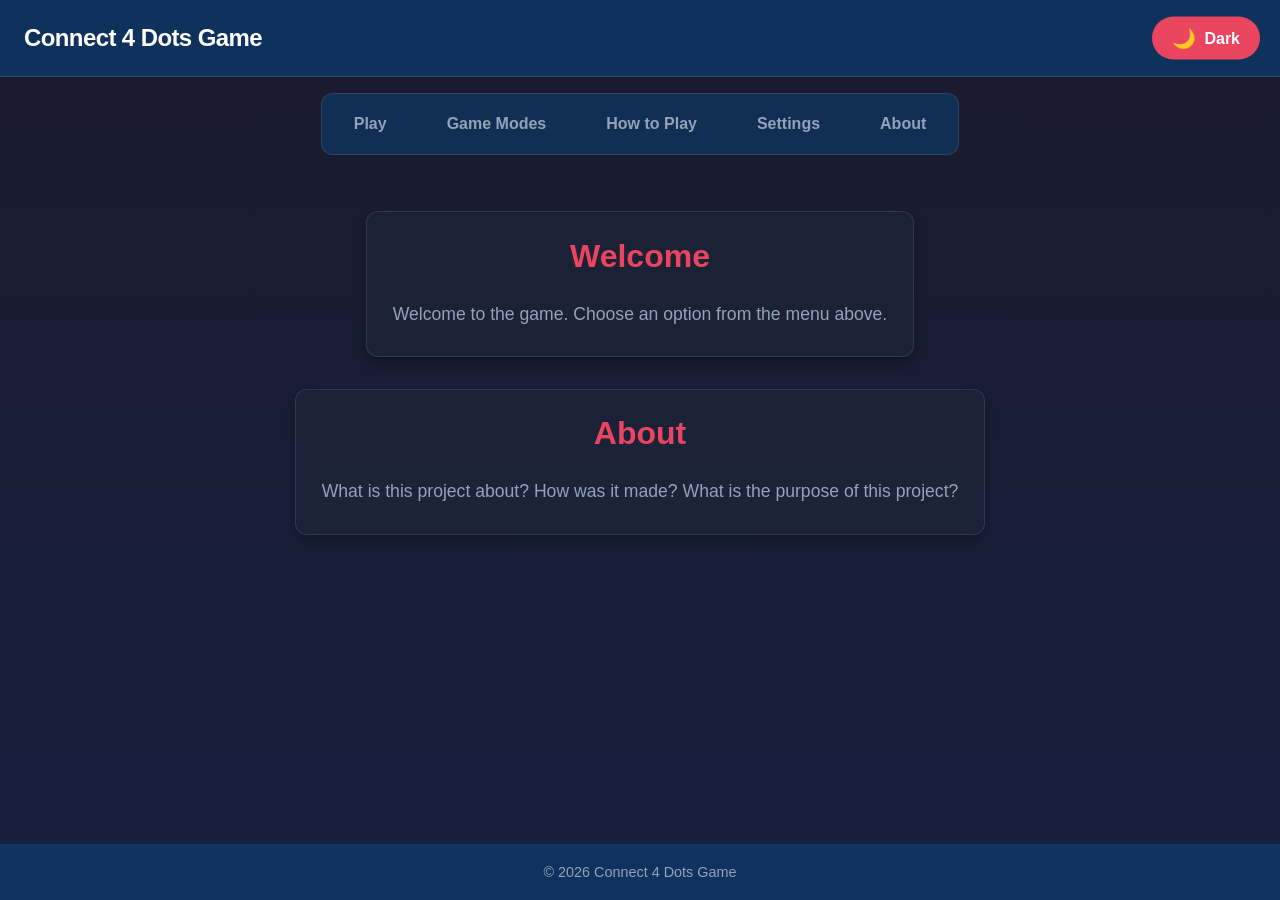
<file: index.html>
<!doctype html>
<html lang="en">
  <head>
    <meta charset="UTF-8" />
    <title>Game - Home</title>
    <link rel="stylesheet" href="styles.css" />
  </head>
  <body>
    <header>
      <h1>Connect 4 Dots Game</h1>
      <button class="theme-toggle" id="theme-toggle" aria-label="Toggle theme">
        <span class="theme-icon">🌙</span>
        <span class="theme-text">Dark</span>
      </button>
    </header>

    <nav class="nav">
      <ul class="navlist">
        <li class="navlist-li"><a href="play.html">Play</a></li>
        <li class="navlist-li"><a href="modes.html">Game Modes</a></li>
        <li class="navlist-li"><a href="how-to-play.html">How to Play</a></li>
        <li class="navlist-li"><a href="settings.html">Settings</a></li>
        <li class="navlist-li"><a href="about.html">About</a></li>
      </ul>
    </nav>

    <main>
      <section class="card">
        <h2>Welcome</h2>
        <p>Welcome to the game. Choose an option from the menu above.</p>
      </section>
      <section class="card">
        <h2>About</h2>
        <p>
          What is this project about? How was it made? What is the purpose of
          this project?
        </p>
      </section>
    </main>

    <footer>
      <p>&copy; 2026 Connect 4 Dots Game</p>
    </footer>

    <script src="theme-manager.js"></script>
  </body>
</html>
</file>
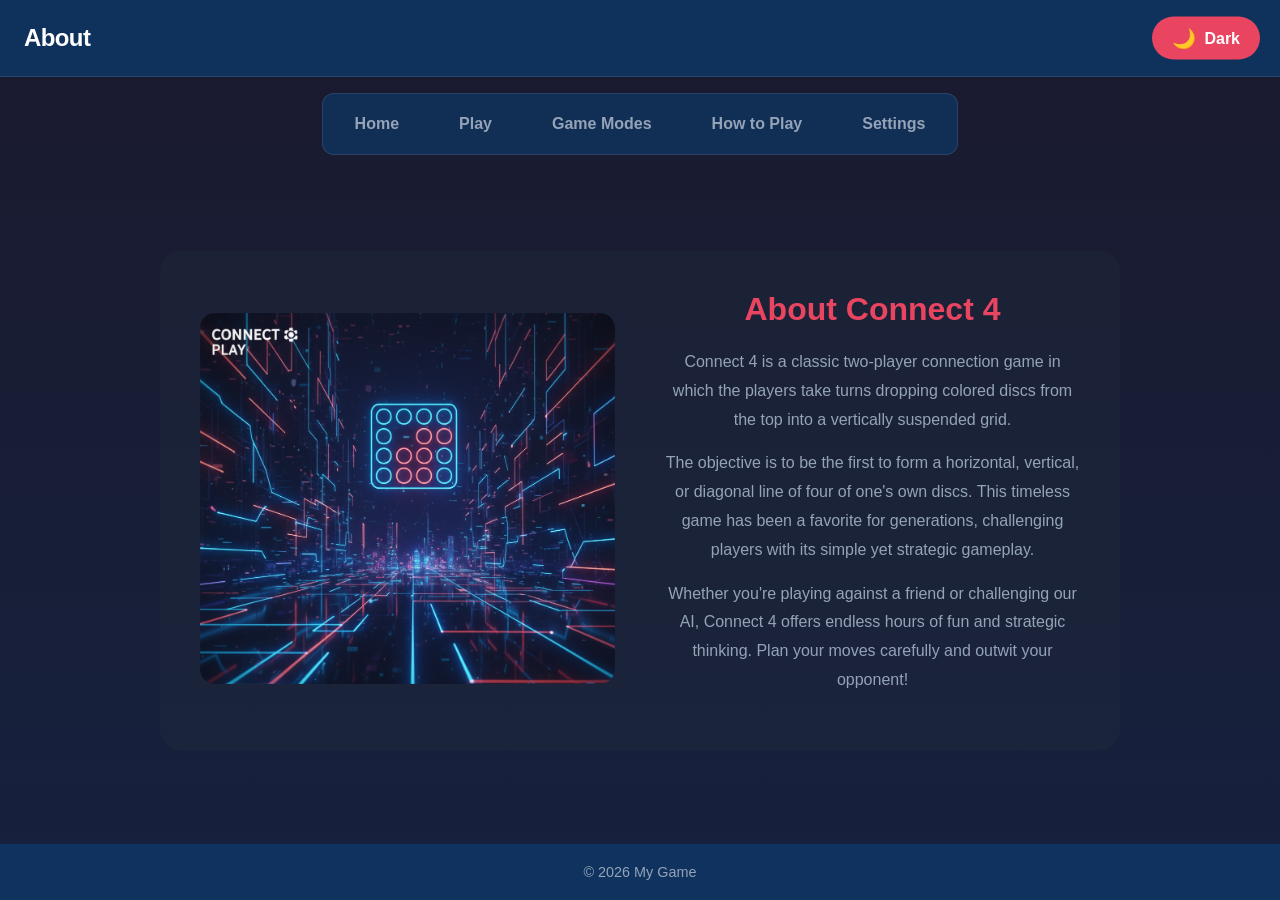
<file: about.html>
<!doctype html>
<html lang="en">
  <head>
    <meta charset="UTF-8" />
    <title>About - Connect 4</title>
    <link rel="stylesheet" href="styles.css" />
  </head>
  <body>
    <header>
      <h1>About</h1>
      <button class="theme-toggle" id="theme-toggle" aria-label="Toggle theme">
        <span class="theme-icon">🌙</span>
        <span class="theme-text">Dark</span>
      </button>
    </header>

    <nav class="nav">
      <ul class="navlist">
        <li class="navlist-li"><a href="index.html">Home</a></li>
        <li class="navlist-li"><a href="play.html">Play</a></li>
        <li class="navlist-li"><a href="modes.html">Game Modes</a></li>
        <li class="navlist-li"><a href="how-to-play.html">How to Play</a></li>
        <li class="navlist-li"><a href="settings.html">Settings</a></li>
      </ul>
    </nav>

    <main>
      <section class="about-section">
        <div class="about-content">
          <div class="about-image">
            <img src="img/connect-4-bg.png" alt="Connect 4 Game Board" />
          </div>
          <div class="about-text">
            <h2>About Connect 4</h2>
            <p>
              Connect 4 is a classic two-player connection game in which the
              players take turns dropping colored discs from the top into a
              vertically suspended grid.
            </p>
            <p>
              The objective is to be the first to form a horizontal, vertical,
              or diagonal line of four of one's own discs. This timeless game
              has been a favorite for generations, challenging players with its
              simple yet strategic gameplay.
            </p>
            <p>
              Whether you're playing against a friend or challenging our AI,
              Connect 4 offers endless hours of fun and strategic thinking. Plan
              your moves carefully and outwit your opponent!
            </p>
          </div>
        </div>
      </section>
    </main>

    <footer>
      <p>&copy; 2026 My Game</p>
    </footer>

    <script src="theme-manager.js"></script>
  </body>
</html>
</file>
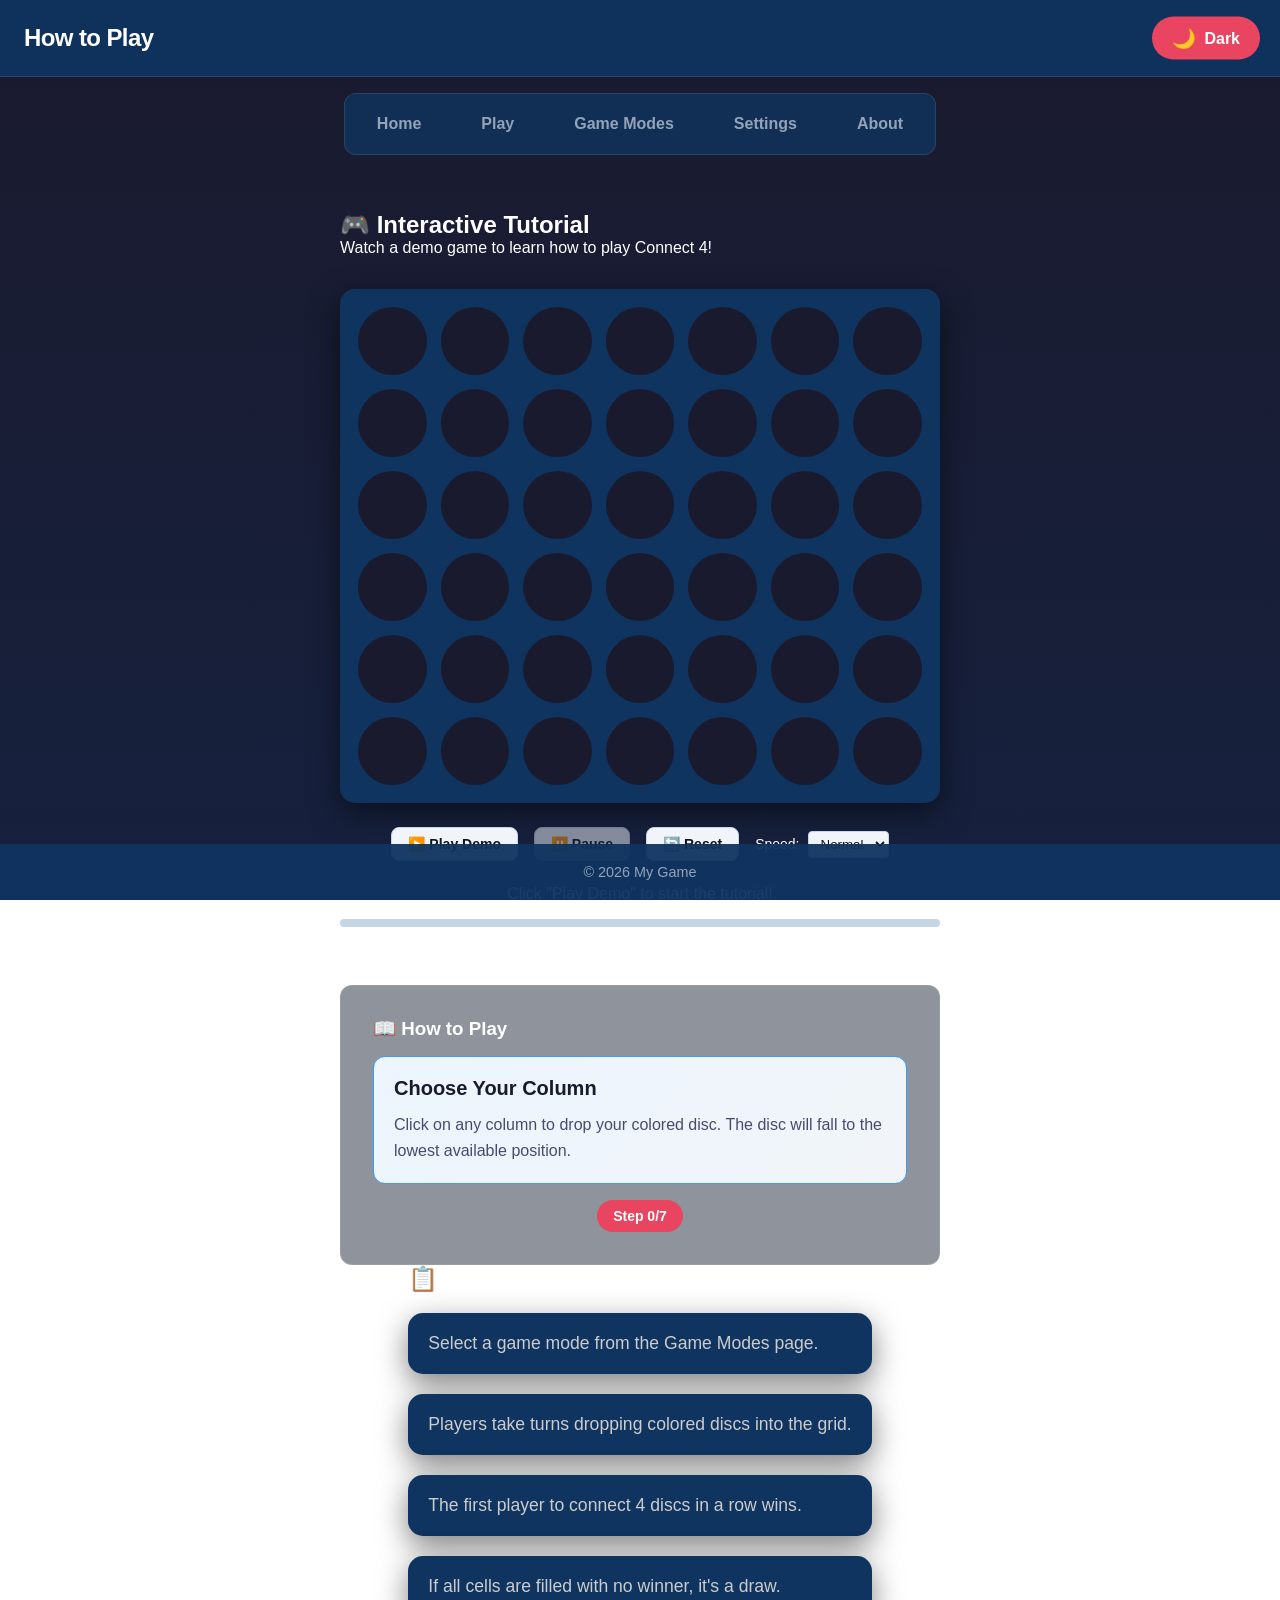
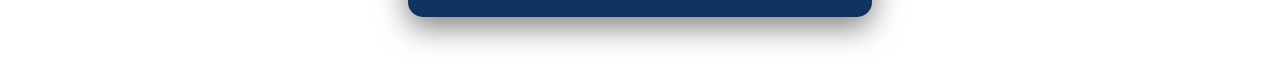
<file: how-to-play.html>
<!doctype html>
<html lang="en">
  <head>
    <meta charset="UTF-8" />
    <title>How to Play</title>
    <link rel="stylesheet" href="styles.css" />
  </head>
  <body>
    <header>
      <h1>How to Play</h1>
      <button class="theme-toggle" id="theme-toggle" aria-label="Toggle theme">
        <span class="theme-icon">🌙</span>
        <span class="theme-text">Dark</span>
      </button>
    </header>

    <nav class="nav">
      <ul class="navlist">
        <li class="navlist-li"><a href="index.html">Home</a></li>
        <li class="navlist-li"><a href="play.html">Play</a></li>
        <li class="navlist-li"><a href="modes.html">Game Modes</a></li>
        <li class="navlist-li"><a href="settings.html">Settings</a></li>
        <li class="navlist-li"><a href="about.html">About</a></li>
      </ul>
    </nav>

    <main>
      <section class="tutorial-section">
        <h2>🎮 Interactive Tutorial</h2>
        <p>Watch a demo game to learn how to play Connect 4!</p>

        <!-- Tutorial Board Section -->
        <div class="tutorial-board-section">
          <div id="tutorial-board" class="connect4-board tutorial-board"></div>
          <div class="tutorial-controls">
            <button id="tutorial-play" class="tutorial-btn">
              ▶️ Play Demo
            </button>
            <button id="tutorial-pause" class="tutorial-btn" disabled>
              ⏸️ Pause
            </button>
            <button id="tutorial-reset" class="tutorial-btn">🔄 Reset</button>
            <div class="tutorial-speed">
              <label>Speed:</label>
              <select id="tutorial-speed">
                <option value="2000">Slow</option>
                <option value="1000" selected>Normal</option>
                <option value="500">Fast</option>
              </select>
            </div>
          </div>
          <div class="tutorial-info">
            <p id="tutorial-message">
              Click "Play Demo" to start the tutorial!
            </p>
            <div class="tutorial-progress">
              <div class="progress-bar">
                <div id="tutorial-progress-fill" class="progress-fill"></div>
              </div>
              <span id="tutorial-step-info">Step 0/0</span>
            </div>
          </div>
        </div>

        <!-- Tutorial Instructions Section -->
        <div class="tutorial-instructions-section">
          <h3>📖 How to Play</h3>
          <div class="instruction-header">
            <h4 id="instruction-title" style="color: #1a1a2e !important">
              Choose Your Column
            </h4>
            <p id="instruction-text" style="color: #4a4a6e !important">
              Click on any column to drop your colored disc. The disc will fall
              to the lowest available position.
            </p>
          </div>
          <div class="instruction-progress">
            <span id="instruction-step">Step 1/5</span>
          </div>
        </div>
      </section>

      <section>
        <h2>📋 Quick Rules</h2>
        <ul class="instruction">
          <li class="instruction-text">
            Select a game mode from the Game Modes page.
          </li>
          <li class="instruction-text">
            Players take turns dropping colored discs into the grid.
          </li>
          <li class="instruction-text">
            The first player to connect 4 discs in a row wins.
          </li>
          <li class="instruction-text">
            If all cells are filled with no winner, it's a draw.
          </li>
        </ul>
      </section>
    </main>

    <footer>
      <p>&copy; 2026 My Game</p>
    </footer>

    <script src="theme-manager.js"></script>
    <script src="tutorial.js"></script>
  </body>
</html>
</file>
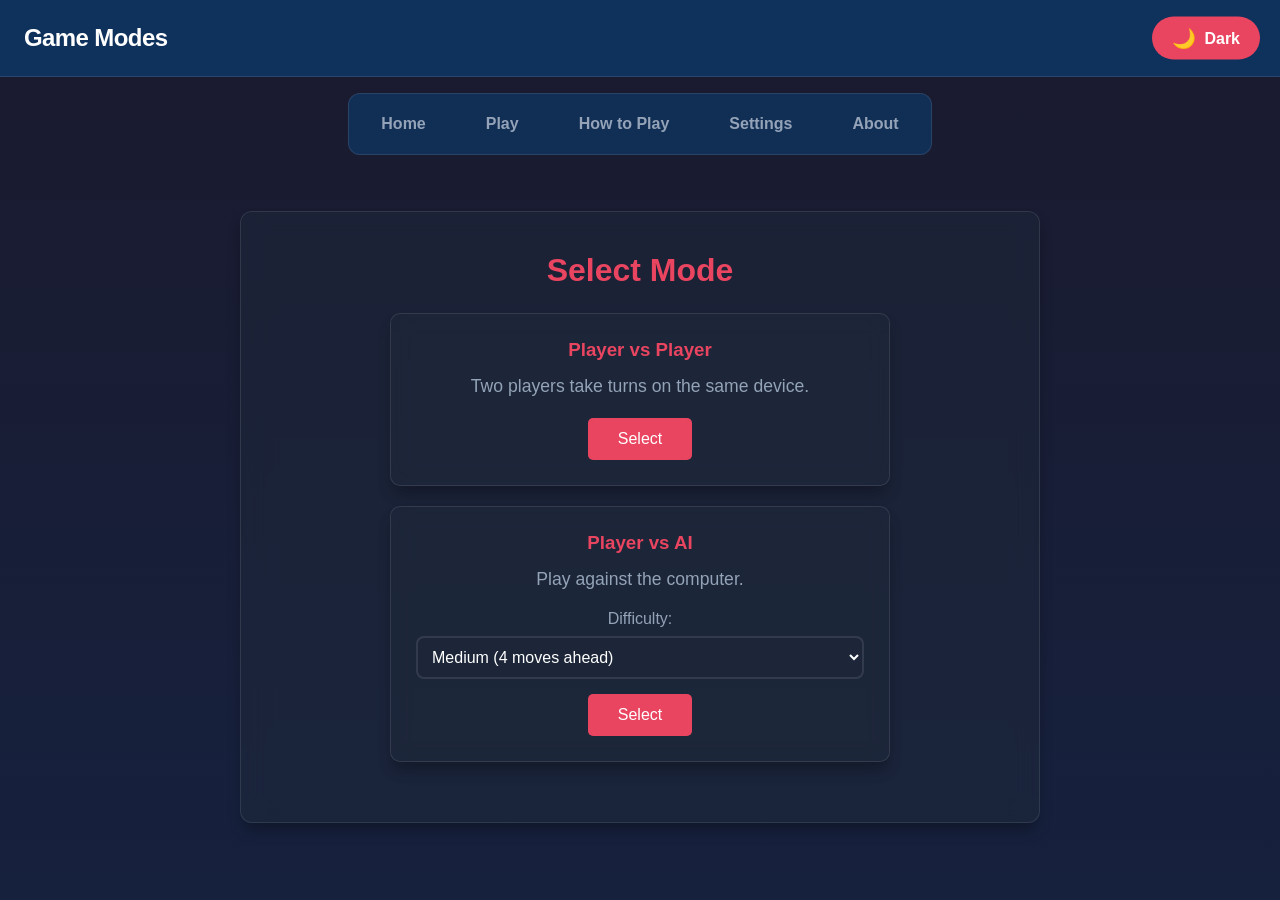
<file: modes.html>
<!doctype html>
<html lang="en">
  <head>
    <meta charset="UTF-8" />
    <title>Game Modes</title>
    <link rel="stylesheet" href="styles.css" />
  </head>
  <body>
    <header>
      <h1>Game Modes</h1>
      <button class="theme-toggle" id="theme-toggle" aria-label="Toggle theme">
        <span class="theme-icon">🌙</span>
        <span class="theme-text">Dark</span>
      </button>
    </header>

    <nav class="nav">
      <ul class="navlist">
        <li class="navlist-li"><a href="index.html">Home</a></li>
        <li class="navlist-li"><a href="play.html">Play</a></li>
        <li class="navlist-li"><a href="how-to-play.html">How to Play</a></li>
        <li class="navlist-li"><a href="settings.html">Settings</a></li>
        <li class="navlist-li"><a href="about.html">About</a></li>
      </ul>
    </nav>

    <main>
      <section class="mode-section card">
        <h2>Select Mode</h2>

        <div class="mode-select card">
          <h3>Player vs Player</h3>
          <p>Two players take turns on the same device.</p>
          <button id="pvp-mode">Select</button>
        </div>

        <div class="mode-select card">
          <h3>Player vs AI</h3>
          <p>Play against the computer.</p>
          <div class="difficulty-select">
            <label for="difficulty">Difficulty:</label>
            <select id="difficulty">
              <option value="easy">Easy (2 moves ahead)</option>
              <option value="medium" selected>Medium (4 moves ahead)</option>
              <option value="hard">Hard (7+ moves ahead)</option>
            </select>
          </div>
          <button id="ai-mode">Select</button>
        </div>
      </section>
    </main>

    <script src="theme-manager.js"></script>
    <script>
      document
        .getElementById("pvp-mode")
        .addEventListener("click", function () {
          localStorage.setItem("gameMode", "pvp");
          window.location.href = "play.html";
        });

      document.getElementById("ai-mode").addEventListener("click", function () {
        const difficulty = document.getElementById("difficulty").value;
        localStorage.setItem("gameMode", "ai");
        localStorage.setItem("difficulty", difficulty);
        window.location.href = "play.html";
      });
    </script>
  </body>
</html>
</file>
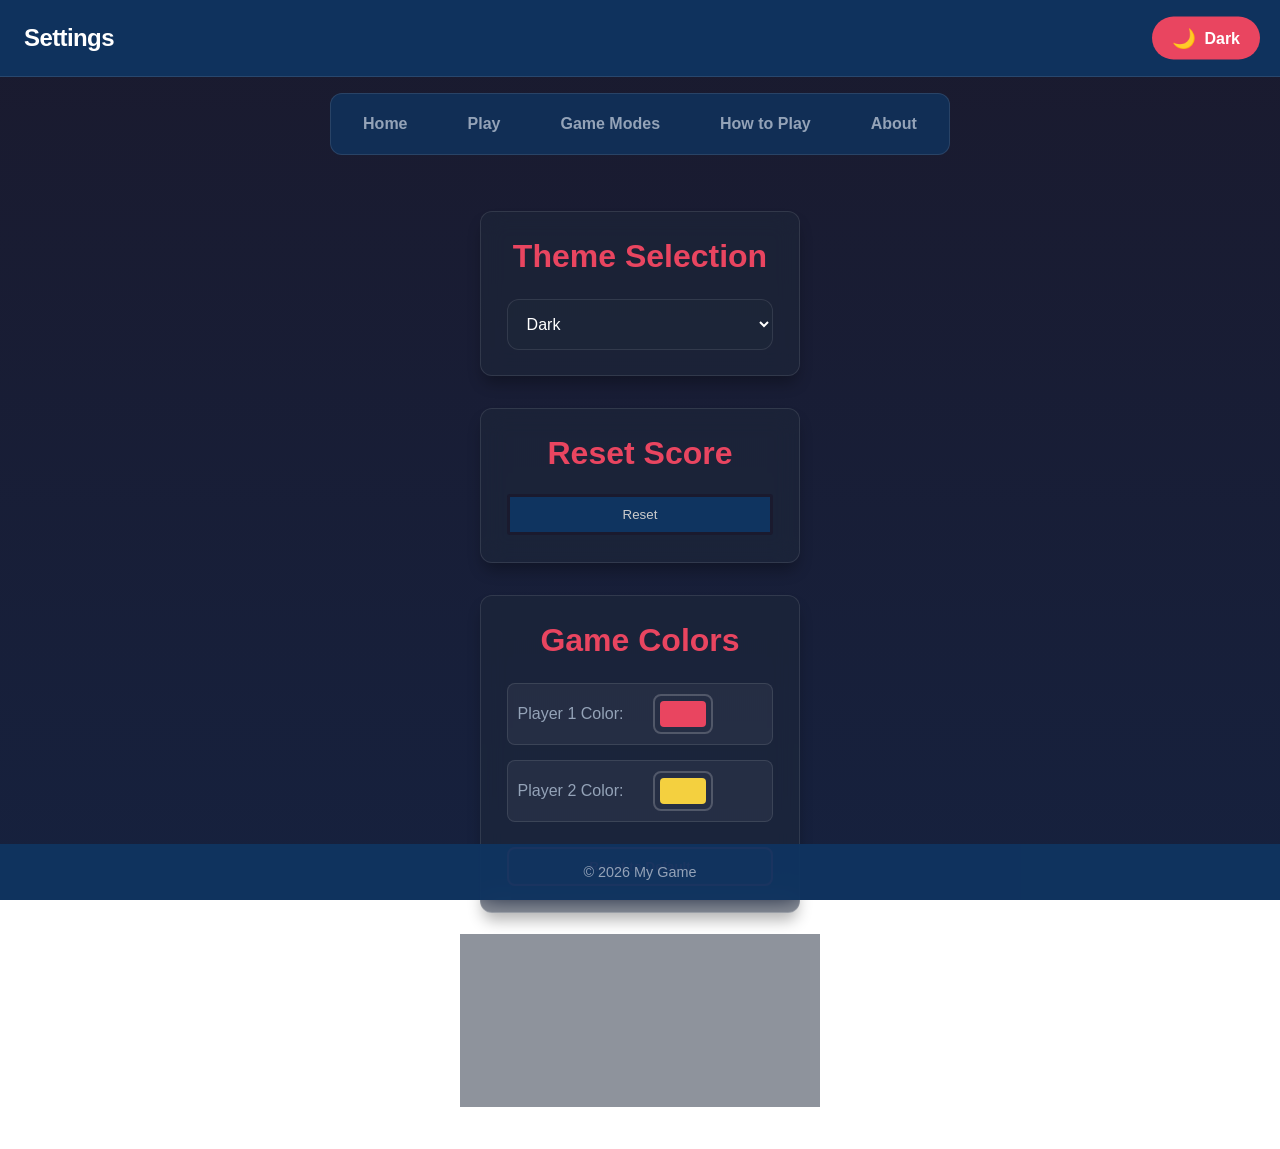
<file: settings.html>
<!doctype html>
<html lang="en">
  <head>
    <meta charset="UTF-8" />
    <title>Settings</title>
    <link rel="stylesheet" href="styles.css" />
  </head>
  <body>
    <header>
      <h1>Settings</h1>
      <button class="theme-toggle" id="theme-toggle" aria-label="Toggle theme">
        <span class="theme-icon">🌙</span>
        <span class="theme-text">Dark</span>
      </button>
    </header>

    <nav class="nav">
      <ul class="navlist">
        <li class="navlist-li"><a href="index.html">Home</a></li>
        <li class="navlist-li"><a href="play.html">Play</a></li>
        <li class="navlist-li"><a href="modes.html">Game Modes</a></li>
        <li class="navlist-li"><a href="how-to-play.html">How to Play</a></li>
        <li class="navlist-li"><a href="about.html">About</a></li>
      </ul>
    </nav>

    <main>
      <section class="card">
        <h2>Theme Selection</h2>
        <select id="theme-select">
          <option value="light">Light</option>
          <option value="dark">Dark</option>
        </select>
      </section>

      <section class="card">
        <h2>Reset Score</h2>
        <button id="reset-score">Reset</button>
      </section>

      <section class="card">
        <h2>Game Colors</h2>
        <div class="color-settings">
          <div class="color-input-group">
            <label for="player1-color">Player 1 Color:</label>
            <input type="color" id="player1-color" value="#e94560" />
          </div>
          <div class="color-input-group">
            <label for="player2-color">Player 2 Color:</label>
            <input type="color" id="player2-color" value="#f4d03f" />
          </div>
          <button id="reset-colors">Reset to Default</button>
        </div>
      </section>

      <section class="card">
        <h2>Sound</h2>
        <label>
          <input type="checkbox" id="sound-toggle" />
          Enable Sound
        </label>
      </section>

      <script>
        // Sound toggle functionality
        const soundToggle = document.getElementById("sound-toggle");
        const savedSoundEnabled =
          localStorage.getItem("soundEnabled") !== "false";
        soundToggle.checked = savedSoundEnabled;

        soundToggle.addEventListener("change", () => {
          localStorage.setItem("soundEnabled", soundToggle.checked);
        });
      </script>
    </main>

    <footer>
      <p>&copy; 2026 My Game</p>
    </footer>

    <script src="theme-manager.js"></script>
    <script>
      // Theme select dropdown sync with theme manager
      const themeSelect = document.getElementById("theme-select");

      // Wait for theme manager to initialize
      document.addEventListener("DOMContentLoaded", () => {
        setTimeout(() => {
          if (window.themeManager) {
            const currentTheme = window.themeManager.getCurrentTheme();
            themeSelect.value = currentTheme;

            themeSelect.addEventListener("change", () => {
              window.themeManager.setTheme(themeSelect.value);
              window.themeManager.saveTheme(themeSelect.value);
              window.themeManager.updateThemeButton(themeSelect.value);
            });
          }
        }, 100);
      });

      // Color customization functionality
      const player1ColorInput = document.getElementById("player1-color");
      const player2ColorInput = document.getElementById("player2-color");
      const resetColorsButton = document.getElementById("reset-colors");

      // Load saved colors
      const savedColors = JSON.parse(
        localStorage.getItem("connect4Colors") || "{}",
      );
      player1ColorInput.value = savedColors.player1 || "#e94560";
      player2ColorInput.value = savedColors.player2 || "#f4d03f";

      // Save color changes
      player1ColorInput.addEventListener("change", () => {
        const colors = JSON.parse(
          localStorage.getItem("connect4Colors") || "{}",
        );
        colors.player1 = player1ColorInput.value;
        localStorage.setItem("connect4Colors", JSON.stringify(colors));
      });

      player2ColorInput.addEventListener("change", () => {
        const colors = JSON.parse(
          localStorage.getItem("connect4Colors") || "{}",
        );
        colors.player2 = player2ColorInput.value;
        localStorage.setItem("connect4Colors", JSON.stringify(colors));
      });

      // Reset colors to default
      resetColorsButton.addEventListener("click", () => {
        player1ColorInput.value = "#e94560";
        player2ColorInput.value = "#f4d03f";
        localStorage.setItem(
          "connect4Colors",
          JSON.stringify({
            player1: "#e94560",
            player2: "#f4d03f",
          }),
        );
      });
    </script>
  </body>
</html>
</file>
<file: styles.css>
/* CSS Variables for Theme Support */
:root {
  --bg-gradient: linear-gradient(180deg, #1a1a2e 0%, #16213e 100%);
  --bg-color: #1a1a2e;
  --header-bg: rgba(15, 52, 96, 0.95);
  --text-color: #ffffff;
  --text-muted: #94a3b8;
  --accent-color: #e94560;
  --nav-bg: rgba(15, 52, 96, 0.8);
  --card-bg: rgba(30, 41, 59, 0.5);
  --border-color: rgba(255, 255, 255, 0.1);
  --shadow-sm: 0 1px 2px 0 rgba(0, 0, 0, 0.05);
  --shadow-md:
    0 4px 6px -1px rgba(0, 0, 0, 0.1), 0 2px 4px -1px rgba(0, 0, 0, 0.06);
  --shadow-lg: 0 10px 15px -3px rgba(0, 0, 0, 0.3);
  --radius: 0.75rem;
}

[data-theme="light"] {
  --bg-gradient: linear-gradient(180deg, #f8fafc 0%, #f1f5f9 100%);
  --bg-color: #f8fafc;
  --header-bg: rgba(255, 255, 255, 0.9);
  --text-color: #0f172a;
  --text-muted: #64748b;
  --accent-color: #e94560;
  --nav-bg: rgba(255, 255, 255, 0.8);
  --card-bg: #ffffff;
  --border-color: #e2e8f0;
}

* {
  margin: 0;
  padding: 0;
  box-sizing: border-box;
}

body {
  font-family:
    "Inter",
    -apple-system,
    BlinkMacSystemFont,
    "Segoe UI",
    Roboto,
    sans-serif;
  min-height: 100vh;
  display: flex;
  flex-direction: column;
  background: var(--bg-gradient);
  background-attachment: fixed;
  color: var(--text-color);
  transition:
    background 0.3s ease,
    color 0.3s ease;
}

header {
  background-color: var(--header-bg);
  backdrop-filter: blur(8px);
  padding: 1.5rem;
  border-bottom: 1px solid var(--border-color);
  position: sticky;
  top: 0;
  z-index: 100;
}

header h1 {
  font-size: 1.5rem;
  font-weight: 800;
  letter-spacing: -0.025em;
  color: var(--text-color);
}

nav {
  display: flex;
  justify-content: center;
  padding: 1rem;
}

.navlist {
  display: flex;
  background: var(--nav-bg);
  padding: 0.5rem;
  border-radius: var(--radius);
  border: 1px solid var(--border-color);
  gap: 0.75rem;
  list-style: none;
}

.navlist-li a {
  padding: 0.75rem 1.5rem;
  color: var(--text-muted);
  text-decoration: none;
  font-size: 1rem;
  font-weight: 600;
  border-radius: calc(var(--radius) - 0.25rem);
  transition: all 0.2s cubic-bezier(0.4, 0, 0.2, 1);
  min-height: 2.75rem;
  display: flex;
  align-items: center;
}

.navlist-li a:hover {
  color: var(--text-color);
  background: rgba(255, 255, 255, 0.05);
}

.navlist-li a:active {
  transform: translateY(0);
}

.theme-toggle {
  position: absolute;
  right: 20px;
  top: 50%;
  transform: translateY(-50%);
  background-color: var(--accent-color);
  color: #fff;
  border: none;
  padding: 10px 20px;
  border-radius: 25px;
  cursor: pointer;
  font-size: 1rem;
  font-weight: 600;
  transition: all 0.3s ease;
  z-index: 101;
  display: flex;
  align-items: center;
  gap: 8px;
}

.theme-toggle:hover {
  transform: translateY(-50%) scale(1.05);
  box-shadow: 0 4px 15px rgba(233, 69, 96, 0.4);
}

.theme-toggle:focus {
  outline: 2px solid var(--accent-color);
  outline-offset: 2px;
}

.theme-icon {
  font-size: 1.2rem;
}

main {
  display: flex;
  flex-direction: column;
  justify-content: flex-start;
  align-items: center;
  padding: 40px 20px;
  width: 100%;
}

.card {
  background-color: var(--card-bg);
  backdrop-filter: blur(12px);
  border: 1px solid var(--border-color);
  border-radius: var(--radius);
  box-shadow: var(--shadow-lg);
  padding: clamp(1.5rem, 2vw, 2rem);
  margin-bottom: 2rem;
  min-width: 320px;
  max-width: min(95vw, 800px);
  transition: all 0.3s ease;
}

.card h2 {
  font-size: 2rem;
  margin-bottom: 1.5rem;
  color: var(--accent-color);
  text-align: center;
}

.card p {
  font-size: 1.1rem;
  line-height: 1.8;
  text-align: center;
  color: var(--text-muted);
  line-clamp: 1;
}

footer {
  position: fixed;
  bottom: 0;
  width: 100%;
  background-color: var(--header-bg);
  padding: 20px;
  text-align: center;
  box-shadow: 0 -4px 6px var(--shadow-color);
  z-index: 100;
}

footer p {
  font-size: 0.9rem;
  color: var(--text-muted);
}

#game-mode-section {
  flex: 1;
  display: flex;
  flex-direction: column;
  align-items: center;
  justify-content: center;
  padding: 40px 20px;
  width: 100%;
}

#game-mode-section h2 {
  font-size: 2rem;
  margin-bottom: 40px;
  color: var(--accent-color);
  text-align: center;
}

.mode-options {
  display: flex;
  gap: 30px;
  flex-wrap: wrap;
  justify-content: center;
  width: 100%;
  max-width: 700px;
}

.mode-btn {
  display: flex;
  flex-direction: column;
  align-items: center;
  justify-content: center;
  width: 280px;
  padding: 40px 30px;
  background: var(--card-bg);
  border: 2px solid transparent;
  border-radius: 15px;
  cursor: pointer;
  transition: all 0.3s ease;
  color: var(--text-color);
}

.mode-btn:hover {
  transform: translateY(-5px);
  border-color: var(--accent-color);
  box-shadow: 0 10px 30px rgba(233, 69, 96, 0.3);
}

.mode-icon {
  font-size: 3rem;
  margin-bottom: 15px;
}

.mode-title {
  font-size: 1.3rem;
  font-weight: 600;
  margin-bottom: 10px;
}

.mode-desc {
  font-size: 0.9rem;
  color: var(--text-muted);
}

.mode-select {
  background: var(--card-bg);
  padding: 25px;
  border-radius: 10px;
  margin-bottom: 20px;
  text-align: center;
  width: 100%;
  max-width: 500px;
}

.mode-select h3 {
  color: var(--accent-color);
  margin-bottom: 10px;
}

.mode-select p {
  color: var(--text-muted);
  margin-bottom: 15px;
}

.mode-section {
  display: flex;
  flex-direction: column;
  align-items: center;
  justify-content: center;
  padding: 40px 20px;
  width: 100%;
}

.mode-select button {
  padding: 12px 30px;
  font-size: 1rem;
  background: var(--accent-color);
  color: #fff;
  border: none;
  border-radius: 5px;
  cursor: pointer;
  transition: all 0.3s ease;
}

.mode-select button:hover {
  background: #d63850;
  transform: translateY(-2px);
}

.difficulty-select {
  margin: 15px 0;
}

.difficulty-select label {
  display: block;
  margin-bottom: 8px;
  color: var(--text-muted);
  font-weight: 500;
}

.difficulty-select select {
  width: 100%;
  padding: 10px;
  border: 2px solid var(--border-color, #0f3460);
  border-radius: 8px;
  background: var(--card-bg, rgba(15, 52, 96, 0.8));
  color: var(--text-color);
  font-size: 1rem;
  cursor: pointer;
  transition: all 0.3s ease;
}

.difficulty-select select:hover {
  border-color: var(--accent-color);
  transform: translateY(-1px);
}

.difficulty-select select:focus {
  outline: none;
  border-color: var(--accent-color);
  box-shadow: 0 0 0 3px rgba(233, 69, 96, 0.2);
}

#game-board-section {
  display: flex;
  flex-direction: column;
  align-items: center;
  width: 100%;
}

.connect4-board {
  display: grid;
  grid-template-columns: repeat(7, 1fr);
  grid-template-rows: repeat(6, 1fr);
  gap: clamp(4px, 1.5vw, 8px);
  background: #0f3460;
  padding: clamp(10px, 2vw, 15px);
  border-radius: 15px;
  box-shadow: 0 10px 30px rgba(0, 0, 0, 0.5);
  max-width: min(90vw, 500px);
  width: 100%;
  aspect-ratio: 7/6;
}

.connect4-board .cell {
  width: 100%;
  height: 100%;
  min-width: clamp(30px, 4vw, 60px);
  min-height: clamp(30px, 4vw, 60px);
  background: #1a1a2e;
  border-radius: 50%;
  cursor: pointer;
  transition: all 0.2s ease;
  border: clamp(2px, 0.5vw, 3px) solid #0f3460;
}

.connect4-board .cell:hover {
  background: #2a2a4e;
}

.connect4-board .cell.red {
  background: var(--player1-color, #e94560);
  box-shadow: inset 0 0 10px rgba(0, 0, 0, 0.3);
}

.connect4-board .cell.yellow {
  background: var(--player2-color, #f4d03f);
  box-shadow: inset 0 0 10px rgba(0, 0, 0, 0.3);
}

@keyframes dropDisc {
  0% {
    transform: translateY(-300px);
    opacity: 0;
  }
  100% {
    transform: translateY(0);
    opacity: 1;
  }
}

.connect4-board .cell.dropping {
  animation: dropDisc 0.4s cubic-bezier(0.175, 0.885, 0.32, 1.275);
}

@keyframes glowPulse {
  0%,
  100% {
    box-shadow:
      inset 0 0 20px rgba(255, 255, 255, 0.8),
      0 0 30px rgba(255, 255, 255, 0.6);
    transform: scale(1);
  }
  50% {
    box-shadow:
      inset 0 0 30px rgba(255, 255, 255, 1),
      0 0 40px rgba(255, 255, 255, 0.8);
    transform: scale(1.05);
  }
}

.connect4-board .cell.winning {
  animation: glowPulse 1s ease-in-out infinite;
  position: relative;
  z-index: 10;
}

.connect4-board .cell.winning::before {
  content: "";
  position: absolute;
  top: -5px;
  left: -5px;
  right: -5px;
  bottom: -5px;
  background: linear-gradient(45deg, #ff6b6b, #4ecdc4, #45b7d1, #96ceb4);
  border-radius: 50%;
  z-index: -1;
  animation: glowPulse 1s ease-in-out infinite;
}

#current-player {
  margin-top: 20px;
  font-size: 1.2rem;
  color: var(--text-muted);
}

#player-color {
  font-weight: bold;
  color: #e94560;
  transition:
    color 0.3s ease,
    transform 0.2s ease;
}

#player-color.yellow {
  color: #f4d03f;
}

#player-color:hover {
  transform: scale(1.1);
}

.game-controls {
  display: flex;
  gap: 10px;
  margin-top: 15px;
  justify-content: center;
}

#undo-button,
#replay-button,
#new-game-button {
  padding: 8px 16px;
  font-size: 0.9rem;
  font-weight: bold;
  border-radius: 5px;
  border: 2px solid rgba(255, 255, 255, 0.2);
  cursor: pointer;
  transition: all 0.3s ease;
  background: var(--card-bg);
  color: var(--text-color);
}

#undo-button:hover:not(:disabled),
#replay-button:hover,
#new-game-button:hover {
  transform: translateY(-2px);
  border-color: var(--accent-color);
  box-shadow: 0 4px 15px rgba(233, 69, 96, 0.3);
}

#new-game-button {
  background: linear-gradient(135deg, #f59e0b, #d97706);
  color: white;
  border-color: rgba(245, 158, 11, 0.3);
  box-shadow: 0 4px 15px rgba(245, 158, 11, 0.2);
}

#new-game-button:hover {
  background: linear-gradient(135deg, #d97706, #b45309);
  box-shadow: 0 6px 20px rgba(245, 158, 11, 0.3);
}

#undo-button:disabled {
  opacity: 0.5;
  cursor: not-allowed;
  transform: none;
}

#undo-button:disabled:hover {
  transform: none;
  border-color: rgba(255, 255, 255, 0.2);
  box-shadow: none;
}

.change-mode-link {
  display: inline-block;
  margin-bottom: 15px;
  color: var(--text-muted);
  text-decoration: none;
  font-size: 0.9rem;
  transition: color 0.3s ease;
}

.change-mode-link:hover {
  color: var(--accent-color);
}

.instruction {
  display: flex;
  list-style: none;
  flex-direction: column;
  gap: 10px;
  margin-top: 20px;
  font-size: 1.1rem;
  color: var(--text-muted);
}

.instruction-text {
  padding: 20px;
  margin-bottom: 10px;
  border-radius: 15px;
  background: #0f3460;
  box-shadow: 0 10px 30px rgba(0, 0, 0, 0.5);
  width: 100%;
  color: #ccc;
}

.instruction-text:hover {
  background: #16213e;
  transform: translateY(-2px);
  transition: ease-in;
}

#reset-score {
  width: 100%;
  padding: 10px 50px;
  border-radius: 3px;
  border: 3px solid #1a1a2e;
  color: #ccc;
  background-color: #0f3460;
  transform: translateY(-2px);
  transition: ease-in;
}

#theme-select {
  background: var(--card-bg);
  border: 1px solid var(--border-color);
  border-radius: var(--radius);
  padding: 15px;
  width: 100%;
  color: var(--text-color);
  font-size: 1rem;
  cursor: pointer;
  transition: all 0.3s ease;
}

#theme-select:hover {
  background: rgba(255, 255, 255, 0.08);
  border-color: rgba(255, 255, 255, 0.15);
}

#theme-select:focus {
  outline: none;
  border-color: var(--accent-color);
  box-shadow: 0 0 0 3px rgba(233, 69, 96, 0.2);
}

.color-settings {
  display: flex;
  flex-direction: column;
  gap: 15px;
  margin-top: 15px;
}

.color-input-group {
  display: flex;
  align-items: center;
  gap: 15px;
  padding: 10px;
  background: rgba(255, 255, 255, 0.05);
  border-radius: 8px;
  border: 1px solid rgba(255, 255, 255, 0.1);
}

.color-input-group label {
  color: var(--text-muted);
  font-weight: 500;
  min-width: 120px;
}

.color-input-group input[type="color"] {
  width: 60px;
  height: 40px;
  border: 2px solid rgba(255, 255, 255, 0.2);
  border-radius: 8px;
  cursor: pointer;
  background: transparent;
  transition: all 0.3s ease;
}

.color-input-group input[type="color"]:hover {
  border-color: var(--accent-color);
  transform: scale(1.1);
}

.color-input-group input[type="color"]::-webkit-color-swatch-wrapper {
  padding: 5px;
}

.color-input-group input[type="color"]::-webkit-color-swatch {
  border: none;
  border-radius: 4px;
}

#reset-colors {
  padding: 10px 20px;
  background: rgba(233, 69, 96, 0.2);
  color: var(--accent-color);
  border: 2px solid var(--accent-color);
  border-radius: 8px;
  cursor: pointer;
  transition: all 0.3s ease;
  font-weight: bold;
  margin-top: 10px;
}

#reset-colors:hover {
  background: var(--accent-color);
  color: white;
  transform: translateY(-2px);
}

#game-over-section {
  margin-top: 3rem;
  margin-bottom: 2rem;
  text-align: center;
  max-width: 500px;
  margin-left: auto;
  margin-right: auto;
}

#game-over-section h2 {
  font-size: 2.5rem;
  margin-bottom: 1.5rem;
  color: var(--accent-color);
  text-shadow: 2px 2px 4px rgba(0, 0, 0, 0.3);
}

#game-result {
  font-size: 1.5rem;
  margin-bottom: 2rem;
  color: var(--text-color);
  font-weight: 600;
}

#name-input-section {
  margin: 1.5rem 0;
  padding: 1rem;
  background: rgba(255, 255, 255, 0.05);
  border-radius: var(--radius);
  border: 1px solid var(--border-color);
}

#restart-button,
#rematch-button {
  padding: 12px 30px;
  margin: 10px;
  font-size: 1rem;
  font-weight: bold;
  border: none;
  border-radius: 25px;
  cursor: pointer;
  transition: all 0.3s ease;
  text-transform: uppercase;
  letter-spacing: 1px;
}

#restart-button {
  background: linear-gradient(135deg, #e94560, #d63850);
  color: white;
  box-shadow: 0 4px 15px rgba(233, 69, 96, 0.3);
}

#restart-button:hover {
  background: linear-gradient(135deg, #d63850, #c62f4a);
  transform: translateY(-2px);
  box-shadow: 0 6px 20px rgba(233, 69, 96, 0.4);
}

#rematch-button {
  background: linear-gradient(135deg, #4ecdc4, #44b3ac);
  color: white;
  box-shadow: 0 4px 15px rgba(78, 205, 196, 0.3);
}

#rematch-button:hover {
  background: linear-gradient(135deg, #44b3ac, #3da59e);
  transform: translateY(-2px);
  box-shadow: 0 6px 20px rgba(78, 205, 196, 0.4);
}

#restart-button:active,
#rematch-button:active {
  transform: translateY(0);
  box-shadow: 0 2px 10px rgba(0, 0, 0, 0.2);
}

#leaderboard-section {
  margin-top: 30px;
  padding: 20px;
  background: var(--card-bg);
  border-radius: 15px;
  box-shadow: 0 10px 30px rgba(0, 0, 0, 0.3);
  max-width: 400px;
  width: 100%;
}

#leaderboard-section h2 {
  text-align: center;
  margin-bottom: 20px;
  color: var(--text-color);
  font-size: 1.5rem;
}

#leaderboard-list {
  margin-bottom: 20px;
}

.leaderboard-entry {
  display: flex;
  justify-content: space-between;
  align-items: center;
  padding: 0.75rem 1rem;
  background: rgba(255, 255, 255, 0.03);
  border: 1px solid var(--border-color);
  border-radius: var(--radius);
  margin-bottom: 0.5rem;
}

.leaderboard-entry:hover {
  background: rgba(255, 255, 255, 0.1);
  transform: translateX(5px);
}

.leaderboard-entry .rank {
  color: var(--accent-color);
  font-weight: 700;
}

.leaderboard-entry .name {
  flex: 1;
  color: var(--text-color);
  font-weight: 500;
  margin: 0 10px;
}

.leaderboard-entry .wins {
  color: var(--text-muted);
  font-size: 0.9rem;
}

#clear-leaderboard {
  width: 100%;
  padding: 10px;
  background: rgba(233, 69, 96, 0.2);
  color: var(--accent-color);
  border: 2px solid var(--accent-color);
  border-radius: 8px;
  cursor: pointer;
  transition: all 0.3s ease;
  font-weight: bold;
}

#clear-leaderboard:hover {
  background: var(--accent-color);
  color: white;
  transform: translateY(-2px);
}

.about-section {
  flex: 1;
  display: flex;
  align-items: center;
  justify-content: center;
  padding: 40px 20px;
  width: 100%;
  max-width: 1000px;
  margin: 0 auto;
}

.about-content {
  display: flex;
  gap: 50px;
  align-items: center;
  justify-content: center;
  background: var(--card-bg);
  padding: 40px;
  border-radius: 20px;
  box-shadow: 0 10px 30px var(--shadow-color);
  width: 100%;
  max-width: 1000px;
  text-align: center;
}

.about-image {
  flex: 1;
  min-width: 300px;
}

.about-image img {
  width: 100%;
  height: auto;
  border-radius: 15px;
  box-shadow: 0 5px 20px var(--shadow-color);
}

.about-text {
  flex: 1;
  min-width: 300px;
}

.about-text h2 {
  color: var(--accent-color);
  font-size: 2rem;
  margin-bottom: 20px;
}

.about-text p {
  color: var(--text-muted);
  line-height: 1.8;
  margin-bottom: 15px;
}

/* Responsive Design */
@media (max-width: 600px) {
  header h1 {
    font-size: 1.8rem;
    padding-right: 100px;
  }

  .theme-toggle {
    right: 10px;
    padding: 8px 12px;
    font-size: 0.85rem;
  }

  .navlist {
    flex-direction: column;
    gap: 10px;
  }

  .navlist-li a {
    width: 100%;
    text-align: center;
    padding: 12px 20px;
  }

  main {
    padding: 20px 15px;
  }

  main section {
    padding: 20px;
    max-width: 100%;
  }

  main h2 {
    font-size: 1.5rem;
  }

  .mode-options {
    flex-direction: column;
    align-items: center;
  }

  .mode-btn {
    width: 100%;
    max-width: 300px;
  }

  .connect4-board {
    gap: 5px;
    padding: 10px;
  }

  .connect4-board .cell {
    width: 40px;
    height: 40px;
  }

  .about-content {
    flex-direction: column;
    text-align: center;
    padding: 25px;
  }

  .about-image,
  .about-text {
    min-width: 100%;
  }

  .about-text {
    text-align: center;
  }
}

#game-history-section {
  background: var(--history-bg);
  border-radius: 15px;
  padding: 25px;
  margin: 20px 0;
  backdrop-filter: blur(10px);
  border: 1px solid var(--border-color);
}

.history-entry {
  background: var(--card-bg);
  border-radius: 10px;
  padding: 15px;
  margin: 10px 0;
  border: 1px solid var(--border-color);
  transition:
    transform 0.2s ease,
    box-shadow 0.2s ease;
}

.history-entry:hover {
  transform: translateY(-2px);
  box-shadow: 0 5px 15px var(--shadow-color);
}

.history-header {
  display: flex;
  justify-content: space-between;
  align-items: center;
  margin-bottom: 8px;
}

.history-result {
  font-weight: bold;
  color: var(--accent-color);
}

.history-date {
  color: var(--text-muted);
  font-size: 0.9rem;
}

.history-details {
  display: flex;
  gap: 15px;
  margin: 8px 0;
  color: var(--text-muted);
  font-size: 0.9rem;
}

.history-actions {
  display: flex;
  gap: 10px;
  margin-top: 10px;
}

.replay-btn,
.delete-btn {
  padding: 8px 15px;
  border: none;
  border-radius: 5px;
  cursor: pointer;
  font-size: 0.9rem;
  transition: all 0.2s ease;
}

.replay-btn {
  background: var(--accent-color);
  color: white;
}

.replay-btn:hover {
  background: #d63851;
  transform: scale(1.05);
}

.delete-btn {
  background: #dc3545;
  color: white;
}

.delete-btn:hover {
  background: #c82333;
  transform: scale(1.05);
}

#save-name-button,
#skip-name-button {
  display: inline-flex;
  align-items: center;
  justify-content: center;
  gap: 0.5rem;
  padding: 0.625rem 1.25rem;
  font-size: 0.875rem;
  font-weight: 500;
  border-radius: 0.5rem;
  border: 1px solid transparent;
  transition: all 0.2s cubic-bezier(0.4, 0, 0.2, 1);
  cursor: pointer;
  outline: none;
  margin: 0 0.25rem;
}

#save-name-button {
  background: hsl(0 84% 60%);
  color: white;
  box-shadow:
    0 1px 3px 0 rgb(0 0 0 / 0.1),
    0 1px 2px -1px rgb(0 0 0 / 0.1);
}

#save-name-button:hover {
  background: hsl(0 84% 55%);
  box-shadow:
    0 4px 6px -1px rgb(0 0 0 / 0.1),
    0 2px 4px -2px rgb(0 0 0 / 0.1);
  transform: translateY(-1px);
}

#save-name-button:active {
  background: hsl(0 84% 50%);
  transform: translateY(0);
  box-shadow:
    0 1px 3px 0 rgb(0 0 0 / 0.1),
    0 1px 2px -1px rgb(0 0 0 / 0.1);
}

#skip-name-button {
  background: hsl(210 40% 96%);
  color: hsl(210 40% 8%);
  border-color: hsl(210 40% 84%);
  box-shadow:
    0 1px 3px 0 rgb(0 0 0 / 0.1),
    0 1px 2px -1px rgb(0 0 0 / 0.1);
}

#skip-name-button:hover {
  background: hsl(210 40% 94%);
  border-color: hsl(210 40% 78%);
  box-shadow:
    0 4px 6px -1px rgb(0 0 0 / 0.1),
    0 2px 4px -2px rgb(0 0 0 / 0.1);
  transform: translateY(-1px);
}

#skip-name-button:active {
  background: hsl(210 40% 92%);
  transform: translateY(0);
  box-shadow:
    0 1px 3px 0 rgb(0 0 0 / 0.1),
    0 1px 2px -1px rgb(0 0 0 / 0.1);
}

#clear-history {
  display: inline-flex;
  align-items: center;
  justify-content: center;
  gap: 0.5rem;
  padding: 0.625rem 1.25rem;
  font-size: 0.875rem;
  font-weight: 500;
  border-radius: 0.5rem;
  border: 1px solid hsl(210 40% 84%);
  background: hsl(210 40% 96%);
  color: hsl(210 40% 8%);
  transition: all 0.2s cubic-bezier(0.4, 0, 0.2, 1);
  cursor: pointer;
  outline: none;
  margin-top: 1rem;
  box-shadow:
    0 1px 3px 0 rgb(0 0 0 / 0.1),
    0 1px 2px -1px rgb(0 0 0 / 0.1);
}

#clear-history:hover {
  background: hsl(0 84% 96%);
  border-color: hsl(0 84% 78%);
  color: hsl(0 84% 40%);
  box-shadow:
    0 4px 6px -1px rgb(0 0 0 / 0.1),
    0 2px 4px -2px rgb(0 0 0 / 0.1);
  transform: translateY(-1px);
}

#clear-history:active {
  background: hsl(0 84% 94%);
  transform: translateY(0);
  box-shadow:
    0 1px 3px 0 rgb(0 0 0 / 0.1),
    0 1px 2px -1px rgb(0 0 0 / 0.1);
}

.history-actions {
  text-align: center;
  margin-top: 1rem;
}

.tutorial-section {
  max-width: min(95vw, 1400px);
}

.tutorial-board-section {
  display: flex;
  flex-direction: column;
  align-items: center;
  gap: 1.5rem;
  margin: 2rem 0;
}

.tutorial-board {
  max-width: 400px;
  aspect-ratio: 7/6;
}

.tutorial-controls {
  display: flex;
  align-items: center;
  gap: 1rem;
  flex-wrap: wrap;
  justify-content: center;
}

.tutorial-btn {
  padding: 0.5rem 1rem;
  font-size: 0.875rem;
  font-weight: 600;
  border-radius: 0.5rem;
  border: 1px solid hsl(210 40% 84%);
  background: hsl(210 40% 96%);
  color: hsl(210 40% 8%);
  cursor: pointer;
  transition: all 0.2s cubic-bezier(0.4, 0, 0.2, 1);
  box-shadow: 0 1px 3px 0 rgb(0 0 0 / 0.1);
}

.tutorial-btn:hover:not(:disabled) {
  background: hsl(210 40% 94%);
  border-color: hsl(210 40% 78%);
  transform: translateY(-1px);
  box-shadow: 0 4px 6px -1px rgb(0 0 0 / 0.1);
}

.tutorial-btn:disabled {
  opacity: 0.5;
  cursor: not-allowed;
  transform: none;
}

.tutorial-speed {
  display: flex;
  align-items: center;
  gap: 0.5rem;
  font-size: 0.875rem;
}

.tutorial-speed select {
  padding: 0.25rem 0.5rem;
  border-radius: 0.25rem;
  border: 1px solid hsl(210 40% 84%);
  background: hsl(210 40% 96%);
  color: hsl(210 40% 8%);
}

.tutorial-info {
  text-align: center;
  width: 100%;
}

.tutorial-info p {
  margin-bottom: 1rem;
  font-weight: 500;
  color: var(--text-color);
}

.tutorial-progress {
  display: flex;
  flex-direction: column;
  gap: 0.5rem;
  align-items: center;
}

.progress-bar {
  width: 100%;
  height: 8px;
  background: hsl(210 40% 84%);
  border-radius: 4px;
  overflow: hidden;
}

.progress-fill {
  height: 100%;
  background: linear-gradient(90deg, var(--accent-color), hsl(0 84% 50%));
  width: 0%;
  transition: width 0.3s ease;
}

.tutorial-instructions-section {
  max-width: 600px;
  margin: 0 auto;
  padding: 2rem;
  background: var(--card-bg);
  border-radius: var(--radius);
  border: 1px solid var(--border-color);
}

.instruction-header {
  margin: 1rem 0;
  padding: 1.25rem;
  background: linear-gradient(135deg, hsl(210 84% 96%), hsl(210 40% 96%));
  border-radius: 0.75rem;
  border: 1px solid hsl(210 84% 60%);
  transition: all 0.3s ease;
}

.tutorial-instructions-section .instruction-header h4 {
  margin: 0 0 0.75rem 0;
  font-size: 1.25rem;
  font-weight: 600;
  color: #1a1a2e !important;
}

.tutorial-instructions-section .instruction-header p {
  margin: 0;
  font-size: 1rem;
  color: #4a4a6e !important;
  line-height: 1.6;
}

@media (prefers-color-scheme: dark) {
  .tutorial-instructions-section .instruction-header h4 {
    color: #f0f0f0 !important;
  }

  .tutorial-instructions-section .instruction-header p {
    color: #b0b0c0 !important;
  }
}

[data-theme="dark"] .tutorial-instructions-section .instruction-header h4 {
  color: #f0f0f0 !important;
}

[data-theme="dark"] .tutorial-instructions-section .instruction-header p {
  color: #b0b0c0 !important;
}

.instruction-progress {
  text-align: center;
  margin-top: 1rem;
}

.instruction-progress span {
  display: inline-block;
  padding: 0.5rem 1rem;
  background: var(--accent-color);
  color: white;
  border-radius: 1rem;
  font-size: 0.875rem;
  font-weight: 600;
}

.tutorial-board .cell.dropping {
  animation: dropDisc 0.4s cubic-bezier(0.175, 0.885, 0.32, 1.275);
}

.tutorial-board .cell.winning {
  animation: glowPulse 1s ease-in-out infinite;
  position: relative;
  z-index: 10;
}

.tutorial-board .cell.winning::before {
  content: "";
  position: absolute;
  top: -5px;
  left: -5px;
  right: -5px;
  bottom: -5px;
  background: linear-gradient(45deg, #ff6b6b, #4ecdc4, #45b7d1, #96ceb4);
  border-radius: 50%;
  z-index: -1;
  animation: glowPulse 1s ease-in-out infinite;
}

@media (max-width: 768px) {
  .tutorial-board-section {
    gap: 1rem;
  }

  .tutorial-board {
    max-width: 300px;
  }

  .tutorial-controls {
    flex-direction: column;
    gap: 0.75rem;
  }

  .tutorial-instructions-section {
    padding: 1.5rem;
  }

  .instruction-header {
    padding: 1rem;
  }

  .instruction-header h4 {
    font-size: 1.125rem;
  }

  .instruction-header p {
    font-size: 0.875rem;
  }
}

@media (max-width: 480px) {
  .tutorial-board {
    max-width: 250px;
  }

  .tutorial-controls {
    gap: 0.5rem;
  }

  .tutorial-btn {
    padding: 0.375rem 0.75rem;
    font-size: 0.75rem;
  }

  .tutorial-instructions-section {
    padding: 1rem;
  }

  .instruction-header {
    padding: 0.75rem;
  }

  .instruction-header h4 {
    font-size: 1rem;
  }

  .instruction-header p {
    font-size: 0.8rem;
  }
}

#winner-name-input {
  display: flex;
  width: 100%;
  padding: 0.625rem 0.875rem;
  font-size: 0.875rem;
  border-radius: 0.5rem;
  border: 1px solid hsl(210 40% 84%);
  background: hsl(210 40% 96%);
  color: hsl(210 40% 8%);
  transition: all 0.2s cubic-bezier(0.4, 0, 0.2, 1);
  outline: none;
  margin-bottom: 1rem;
  box-shadow:
    0 1px 3px 0 rgb(0 0 0 / 0.1),
    0 1px 2px -1px rgb(0 0 0 / 0.1);
}

#winner-name-input::placeholder {
  color: hsl(210 40% 60%);
}

#winner-name-input:focus {
  border-color: hsl(210 84% 60%);
  box-shadow:
    0 0 0 3px hsl(210 84% 60% / 0.1),
    0 1px 3px 0 rgb(0 0 0 / 0.1),
    0 1px 2px -1px rgb(0 0 0 / 0.1);
}

#winner-name-input:hover:not(:focus) {
  border-color: hsl(210 40% 78%);
}

.pagination-controls {
  display: flex;
  align-items: center;
  justify-content: center;
  gap: 0.25rem;
  margin: 1.5rem 0 1rem 0;
  flex-wrap: wrap;
}

.pagination-btn {
  display: inline-flex;
  align-items: center;
  justify-content: center;
  min-width: 2.5rem;
  height: 2.5rem;
  padding: 0 0.75rem;
  font-size: 0.875rem;
  font-weight: 500;
  border-radius: 0.5rem;
  border: 1px solid hsl(210 40% 84%);
  background: hsl(210 40% 96%);
  color: hsl(210 40% 8%);
  transition: all 0.2s cubic-bezier(0.4, 0, 0.2, 1);
  cursor: pointer;
  outline: none;
  box-shadow:
    0 1px 3px 0 rgb(0 0 0 / 0.1),
    0 1px 2px -1px rgb(0 0 0 / 0.1);
}

.pagination-btn:hover:not(.disabled):not(.active) {
  background: hsl(210 40% 94%);
  border-color: hsl(210 40% 78%);
  box-shadow:
    0 4px 6px -1px rgb(0 0 0 / 0.1),
    0 2px 4px -2px rgb(0 0 0 / 0.1);
  transform: translateY(-1px);
}

.pagination-btn:active:not(.disabled):not(.active) {
  background: hsl(210 40% 92%);
  transform: translateY(0);
  box-shadow:
    0 1px 3px 0 rgb(0 0 0 / 0.1),
    0 1px 2px -1px rgb(0 0 0 / 0.1);
}

.pagination-btn.active {
  background: hsl(210 84% 60%);
  color: white;
  border-color: hsl(210 84% 60%);
  box-shadow:
    0 1px 3px 0 rgb(0 0 0 / 0.1),
    0 1px 2px -1px rgb(0 0 0 / 0.1);
}

.pagination-btn.active:hover {
  background: hsl(210 84% 55%);
  box-shadow:
    0 4px 6px -1px rgb(0 0 0 / 0.1),
    0 2px 4px -2px rgb(0 0 0 / 0.1);
}

.pagination-btn.disabled {
  opacity: 0.5;
  cursor: not-allowed;
  transform: none;
  box-shadow:
    0 1px 3px 0 rgb(0 0 0 / 0.1),
    0 1px 2px -1px rgb(0 0 0 / 0.1);
}

.pagination-btn.disabled:hover {
  background: hsl(210 40% 96%);
  border-color: hsl(210 40% 84%);
  transform: none;
  box-shadow:
    0 1px 3px 0 rgb(0 0 0 / 0.1),
    0 1px 2px -1px rgb(0 0 0 / 0.1);
}

.pagination-ellipsis {
  display: flex;
  align-items: center;
  justify-content: center;
  min-width: 2.5rem;
  height: 2.5rem;
  color: hsl(210 40% 60%);
  font-weight: 500;
  user-select: none;
}

.pagination-info {
  text-align: center;
  color: hsl(210 40% 60%);
  font-size: 0.875rem;
  margin-top: 0.5rem;
}

/* Replay Progress Styles */
#replay-progress {
  position: fixed;
  top: 50%;
  left: 50%;
  transform: translate(-50%, -50%);
  background: var(--replay-bg);
  color: white;
  padding: 20px;
  border-radius: 15px;
  z-index: 10000;
  min-width: 300px;
  box-shadow: 0 10px 30px rgba(0, 0, 0, 0.3);
  backdrop-filter: blur(10px);
}

.replay-header {
  display: flex;
  justify-content: space-between;
  align-items: center;
  margin-bottom: 15px;
}

.replay-header h3 {
  margin: 0;
  color: white;
}

.stop-replay-btn {
  background: rgba(255, 255, 255, 0.2);
  color: white;
  border: 1px solid rgba(255, 255, 255, 0.3);
  padding: 5px 10px;
  border-radius: 5px;
  cursor: pointer;
  transition: all 0.2s ease;
}

.stop-replay-btn:hover {
  background: rgba(255, 255, 255, 0.3);
}

.replay-progress-bar {
  width: 100%;
  height: 8px;
  background: rgba(255, 255, 255, 0.2);
  border-radius: 4px;
  overflow: hidden;
  margin: 10px 0;
}

.replay-progress-fill {
  height: 100%;
  background: linear-gradient(90deg, #4caf50, #8bc34a);
  width: 0%;
  transition: width 0.3s ease;
}

.replay-info {
  text-align: center;
  font-size: 0.9rem;
  color: rgba(255, 255, 255, 0.9);
}

/* Responsive Design */
@media (max-width: 768px) {
  header {
    padding: 1rem;
  }

  h1 {
    font-size: 1.25rem;
  }

  main {
    padding: 20px 15px;
  }

  main h2 {
    font-size: 1.5rem;
  }

  .game-controls {
    flex-direction: column;
    gap: 1rem;
  }

  #undo-button,
  #replay-button,
  #new-game-button {
    width: 100%;
    max-width: 200px;
  }

  .game-info {
    text-align: center;
    margin-bottom: 1rem;
  }

  .btn {
    padding: 0.75rem 1.5rem;
    font-size: 0.9rem;
  }

  .navlist {
    padding: 0.375rem;
    gap: 0.5rem;
  }

  .navlist-li a {
    padding: 0.625rem 1.25rem;
    font-size: 0.875rem;
    min-height: 2.5rem;
  }
}

@media (max-width: 480px) {
  header {
    padding: 0.75rem;
  }

  h1 {
    font-size: 1.125rem;
  }

  main {
    padding: 15px 10px;
  }

  main h2 {
    font-size: 1.25rem;
  }

  .connect4-board {
    gap: clamp(2px, 1vw, 4px);
    padding: clamp(8px, 1.5vw, 10px);
  }

  .connect4-board .cell {
    min-width: clamp(25px, 3.5vw, 40px);
    min-height: clamp(25px, 3.5vw, 40px);
    border: clamp(1px, 0.3vw, 2px) solid #0f3460;
  }

  .btn {
    padding: 0.625rem 1.25rem;
    font-size: 0.875rem;
  }

  .leaderboard-entry {
    padding: 0.5rem 0.75rem;
    font-size: 0.875rem;
  }

  .pagination-controls {
    gap: 0.125rem;
  }

  .pagination-btn {
    min-width: 2rem;
    height: 2rem;
    padding: 0 0.5rem;
    font-size: 0.75rem;
  }

  .pagination-ellipsis {
    min-width: 2rem;
    height: 2rem;
    font-size: 0.75rem;
  }

  .navlist {
    flex-wrap: wrap;
    gap: 0.375rem;
  }

  .navlist-li a {
    padding: 0.5rem 1rem;
    font-size: 0.8rem;
    min-height: 2.25rem;
  }
}

@media (min-width: 1200px) {
  .connect4-board {
    max-width: 600px;
  }

  .connect4-board .cell {
    min-width: 70px;
    min-height: 70px;
  }
}
</file>
